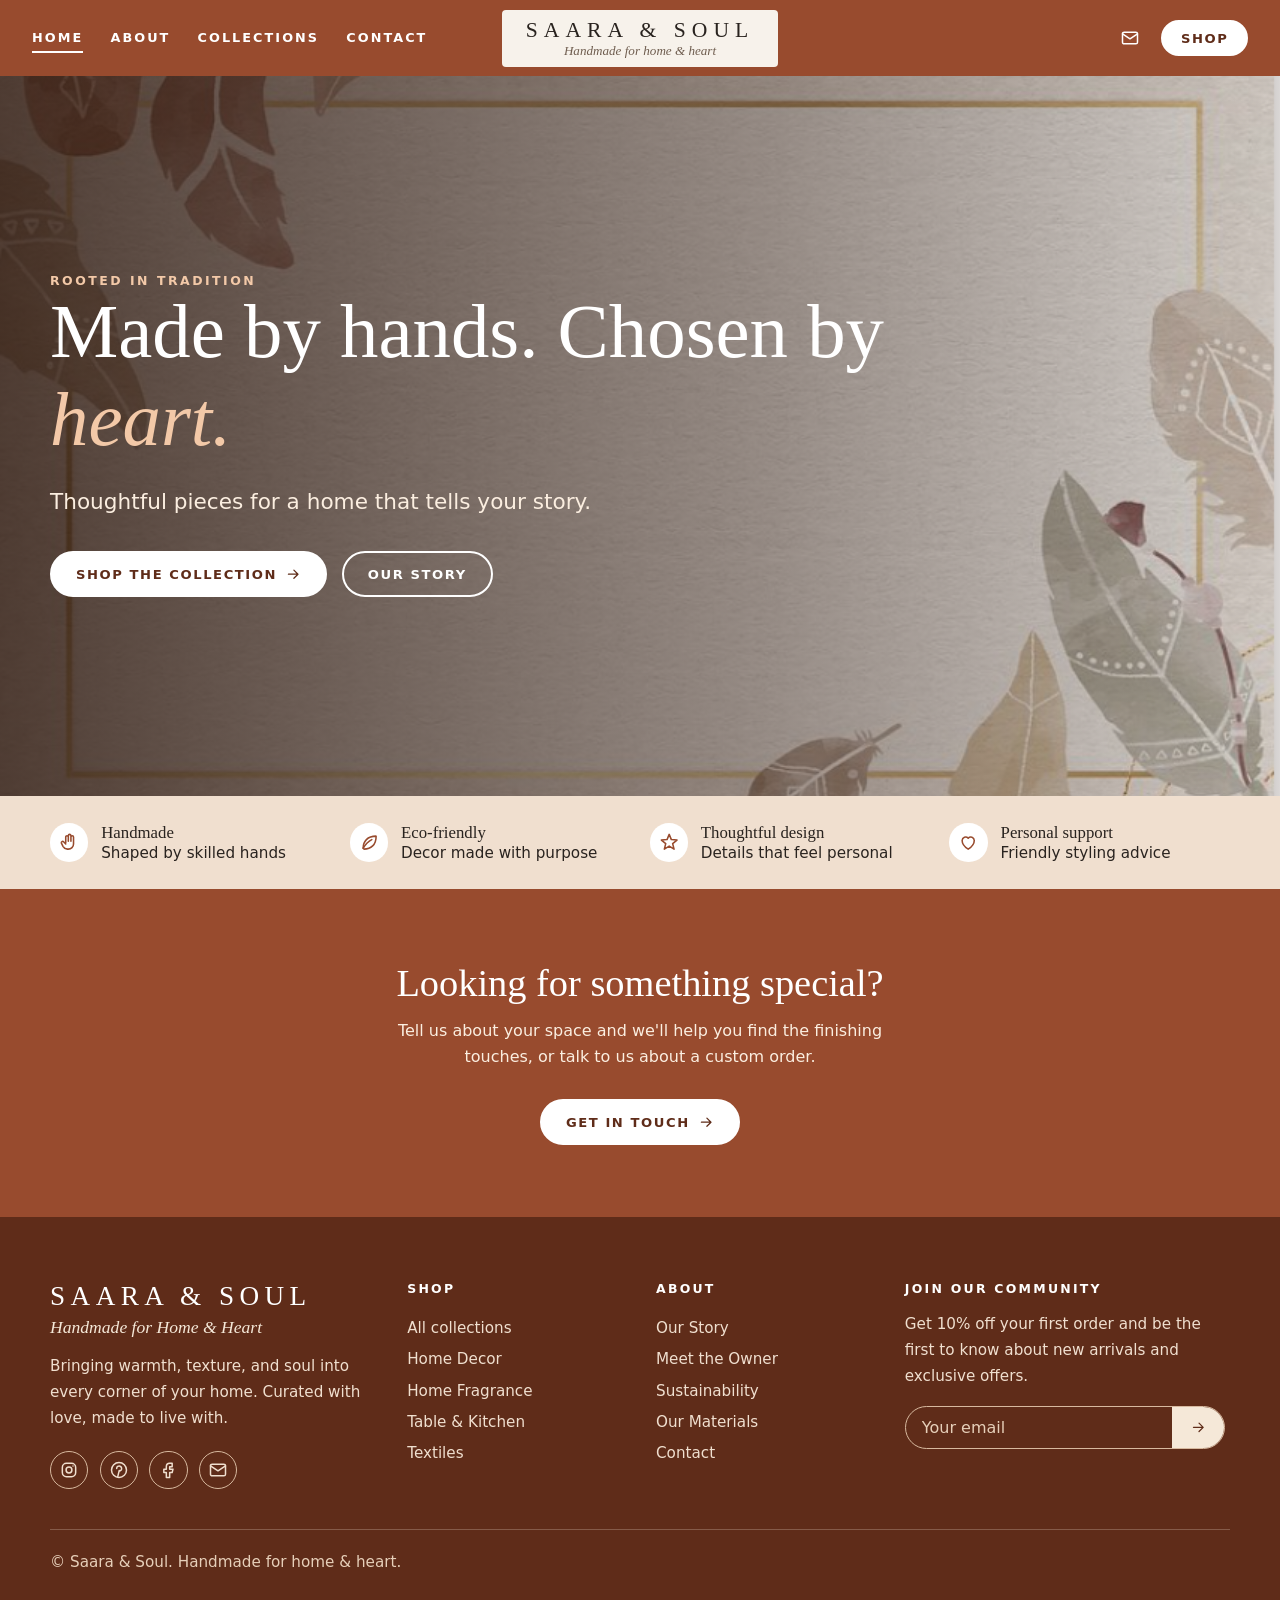
<file: index.html>
<!DOCTYPE html>
<html lang="en">
<head>
<meta charset="utf-8">
<meta name="viewport" content="width=device-width, initial-scale=1">
<title>Saara &amp; Soul | Handmade for Home &amp; Heart</title>
<meta name="description" content="Handmade, eco-friendly home decor, fragrance, table and kitchen pieces and textiles. Made by hands, chosen by heart.">
<meta name="theme-color" content="#984b2e">
<meta property="og:title" content="Saara &amp; Soul | Handmade for Home &amp; Heart">
<meta property="og:description" content="Handmade, eco-friendly home decor, fragrance, table and kitchen pieces and textiles. Made by hands, chosen by heart.">
<meta property="og:type" content="website">
<link rel="icon" href="data:image/svg+xml,%3Csvg xmlns='http://www.w3.org/2000/svg' viewBox='0 0 32 32'%3E%3Crect width='32' height='32' rx='6' fill='%23984b2e'/%3E%3Ctext x='16' y='23' font-size='20' text-anchor='middle' fill='%23f7f2eb' font-family='Georgia,serif'%3ES%3C/text%3E%3C/svg%3E">
<link rel="stylesheet" href="style.css">
</head>
<body>
<a class="skip" href="#main">Skip to content</a>
<input type="checkbox" id="nav-toggle" class="nav-toggle" aria-label="Open or close the menu">
<svg width="0" height="0" style="position:absolute" aria-hidden="true" focusable="false"><defs>
<symbol id="i-menu" viewBox="0 0 24 24"><path d="M4 7h16M4 12h16M4 17h16"/></symbol>
<symbol id="i-mail" viewBox="0 0 24 24"><rect x="3" y="5" width="18" height="14" rx="2"/><path d="m3 7 9 6 9-6"/></symbol>
<symbol id="i-pin" viewBox="0 0 24 24"><path d="M12 21s-7-6-7-11a7 7 0 0 1 14 0c0 5-7 11-7 11z"/><circle cx="12" cy="10" r="2.5"/></symbol>
<symbol id="i-clock" viewBox="0 0 24 24"><circle cx="12" cy="12" r="9"/><path d="M12 7v5l3 2"/></symbol>
<symbol id="i-phone" viewBox="0 0 24 24"><path d="M5 4h4l2 5-2.5 1.5a11 11 0 0 0 5 5L15 13l5 2v4a2 2 0 0 1-2 2A16 16 0 0 1 3 6a2 2 0 0 1 2-2z"/></symbol>
<symbol id="i-arrow" viewBox="0 0 24 24"><path d="M5 12h14M13 6l6 6-6 6"/></symbol>
<symbol id="i-heart" viewBox="0 0 24 24"><path d="M12 20s-7-4.5-7-10a4 4 0 0 1 7-2.5A4 4 0 0 1 19 10c0 5.5-7 10-7 10z"/></symbol>
<symbol id="i-leaf" viewBox="0 0 24 24"><path d="M5 19c0-8 5-14 15-14 0 10-6 15-14 15"/><path d="M5 19c3-5 6-8 10-10"/></symbol>
<symbol id="i-home" viewBox="0 0 24 24"><path d="M4 11l8-7 8 7v9H4z"/><path d="M10 20v-6h4v6"/></symbol>
<symbol id="i-star" viewBox="0 0 24 24"><path d="M12 3l2.5 6 6.5.5-5 4.2 1.6 6.3L12 16.5 6.4 20l1.6-6.3-5-4.2 6.5-.5z"/></symbol>
<symbol id="i-hand" viewBox="0 0 24 24"><path d="M8 13V6a1.5 1.5 0 0 1 3 0v5M11 11V4.5a1.5 1.5 0 0 1 3 0V11M14 11V6a1.5 1.5 0 0 1 3 0v8a6 6 0 0 1-6 6h-1a6 6 0 0 1-5-3l-2-4a1.5 1.5 0 0 1 2.5-1.5L8 14"/></symbol>
<symbol id="i-instagram" viewBox="0 0 24 24"><rect x="4" y="4" width="16" height="16" rx="5"/><circle cx="12" cy="12" r="3.5"/><path d="M16.8 7.2h.01"/></symbol>
<symbol id="i-pinterest" viewBox="0 0 24 24"><circle cx="12" cy="12" r="9"/><path d="M10.5 20l1.8-7.5M9.2 10.2a3 3 0 1 1 5.3 2c-.5.7-1.3 1-2 .8"/></symbol>
<symbol id="i-facebook" viewBox="0 0 24 24"><path d="M14 8h3V4h-3a4 4 0 0 0-4 4v3H7v4h3v6h4v-6h3l1-4h-4V8z"/></symbol>
</defs></svg>
<header class="site-header">
  <label class="menu-btn" for="nav-toggle"><svg class="ic" aria-hidden="true"><use href="#i-menu"/></svg><span class="sr">Menu</span></label>
  <nav class="nav" aria-label="Main">
      <a href="home.html" aria-current="page">Home</a>
      <a href="about.html">About</a>
      <a href="collection.html">Collections</a>
      <a href="contact.html">Contact</a>
  </nav>
  <a href="home.html" class="logo" aria-label="Saara &amp; Soul, home">
    <b>SAARA &amp; SOUL</b>
    <small>Handmade for home &amp; heart</small>
  </a>
  <div class="tools">
    <a class="enquire" href="contact.html" aria-label="Contact us"><svg class="ic" aria-hidden="true"><use href="#i-mail"/></svg></a>
    <a class="btn" href="collection.html">Shop</a>
  </div>
</header>

<main id="main">
  <section class="hero">
    <img src="assets/images/Capture 13.PNG" alt="" width="1600" height="900" fetchpriority="high" decoding="async">
    <div class="wrap">
      <p class="eyebrow">Rooted in tradition</p>
      <h1>Made by hands. Chosen by <em>heart.</em></h1>
      <p class="lead">Thoughtful pieces for a home that tells your story.</p>
      <div class="actions">
        <a class="btn light" href="collection.html">Shop the collection <svg class="ic" aria-hidden="true"><use href="#i-arrow"/></svg></a>
        <a class="btn ghost" href="about.html#story">Our story</a>
      </div>
    </div>
  </section>

  <section class="trust" aria-label="Why Saara &amp; Soul">
    <div class="wrap">
      <ul>
        <li><svg class="ic" aria-hidden="true"><use href="#i-hand"/></svg><span><strong>Handmade</strong>Shaped by skilled hands</span></li>
        <li><svg class="ic" aria-hidden="true"><use href="#i-leaf"/></svg><span><strong>Eco-friendly</strong>Decor made with purpose</span></li>
        <li><svg class="ic" aria-hidden="true"><use href="#i-star"/></svg><span><strong>Thoughtful design</strong>Details that feel personal</span></li>
        <li><svg class="ic" aria-hidden="true"><use href="#i-heart"/></svg><span><strong>Personal support</strong>Friendly styling advice</span></li>
      </ul>
    </div>
  </section>
  <section class="band">
    <div class="wrap reveal">
      <h2>Looking for something special?</h2>
      <p>Tell us about your space and we'll help you find the finishing touches, or talk to us about a custom order.</p>
      <div class="actions"><a class="btn light" href="contact.html">Get in touch <svg class="ic" aria-hidden="true"><use href="#i-arrow"/></svg></a></div>
    </div>
  </section>
</main>
<footer class="footer">
  <div class="wrap">
    <div class="footer-grid">
      <div>
        <h2>SAARA &amp; SOUL</h2>
        <p class="tagline">Handmade for Home &amp; Heart</p>
        <p>Bringing warmth, texture, and soul into every corner of your home. Curated with love, made to live with.</p>
        <div class="social">
          <a href="#" aria-label="Instagram"><svg class="ic" aria-hidden="true"><use href="#i-instagram"/></svg></a>
          <a href="#" aria-label="Pinterest"><svg class="ic" aria-hidden="true"><use href="#i-pinterest"/></svg></a>
          <a href="#" aria-label="Facebook"><svg class="ic" aria-hidden="true"><use href="#i-facebook"/></svg></a>
          <a href="contact.html" aria-label="Email us"><svg class="ic" aria-hidden="true"><use href="#i-mail"/></svg></a>
        </div>
      </div>
      <nav class="footer-links" aria-label="Shop">
        <h3>Shop</h3>
      <a href="collection.html">All collections</a>
      <a href="collection.html#decor">Home Decor</a>
      <a href="collection.html#fragrance">Home Fragrance</a>
      <a href="collection.html#table">Table &amp; Kitchen</a>
      <a href="collection.html#textiles">Textiles</a>
      </nav>
      <nav class="footer-links" aria-label="About">
        <h3>About</h3>
      <a href="about.html#story">Our Story</a>
      <a href="about.html#owner">Meet the Owner</a>
      <a href="about.html#sustainability">Sustainability</a>
      <a href="about.html#materials">Our Materials</a>
      <a href="contact.html">Contact</a>
      </nav>
      <div>
        <h3>Join our community</h3>
        <p>Get 10% off your first order and be the first to know about new arrivals and exclusive offers.</p>
        <!-- No JavaScript: this opens the visitor's email app. Swap the action for your newsletter provider's form URL when you have one. -->
        <form class="newsletter" action="mailto:hello@saaraandsoul.example?subject=Newsletter%20sign-up" method="post" enctype="text/plain">
          <label class="sr" for="nl-email">Your email address</label>
          <input id="nl-email" type="email" name="email" placeholder="Your email" autocomplete="email" required>
          <button type="submit" aria-label="Subscribe"><svg class="ic" aria-hidden="true"><use href="#i-arrow"/></svg></button>
        </form>
      </div>
    </div>
    <p class="legal">&copy; Saara &amp; Soul. Handmade for home &amp; heart.</p>
  </div>
</footer>
</body>
</html>
</file>
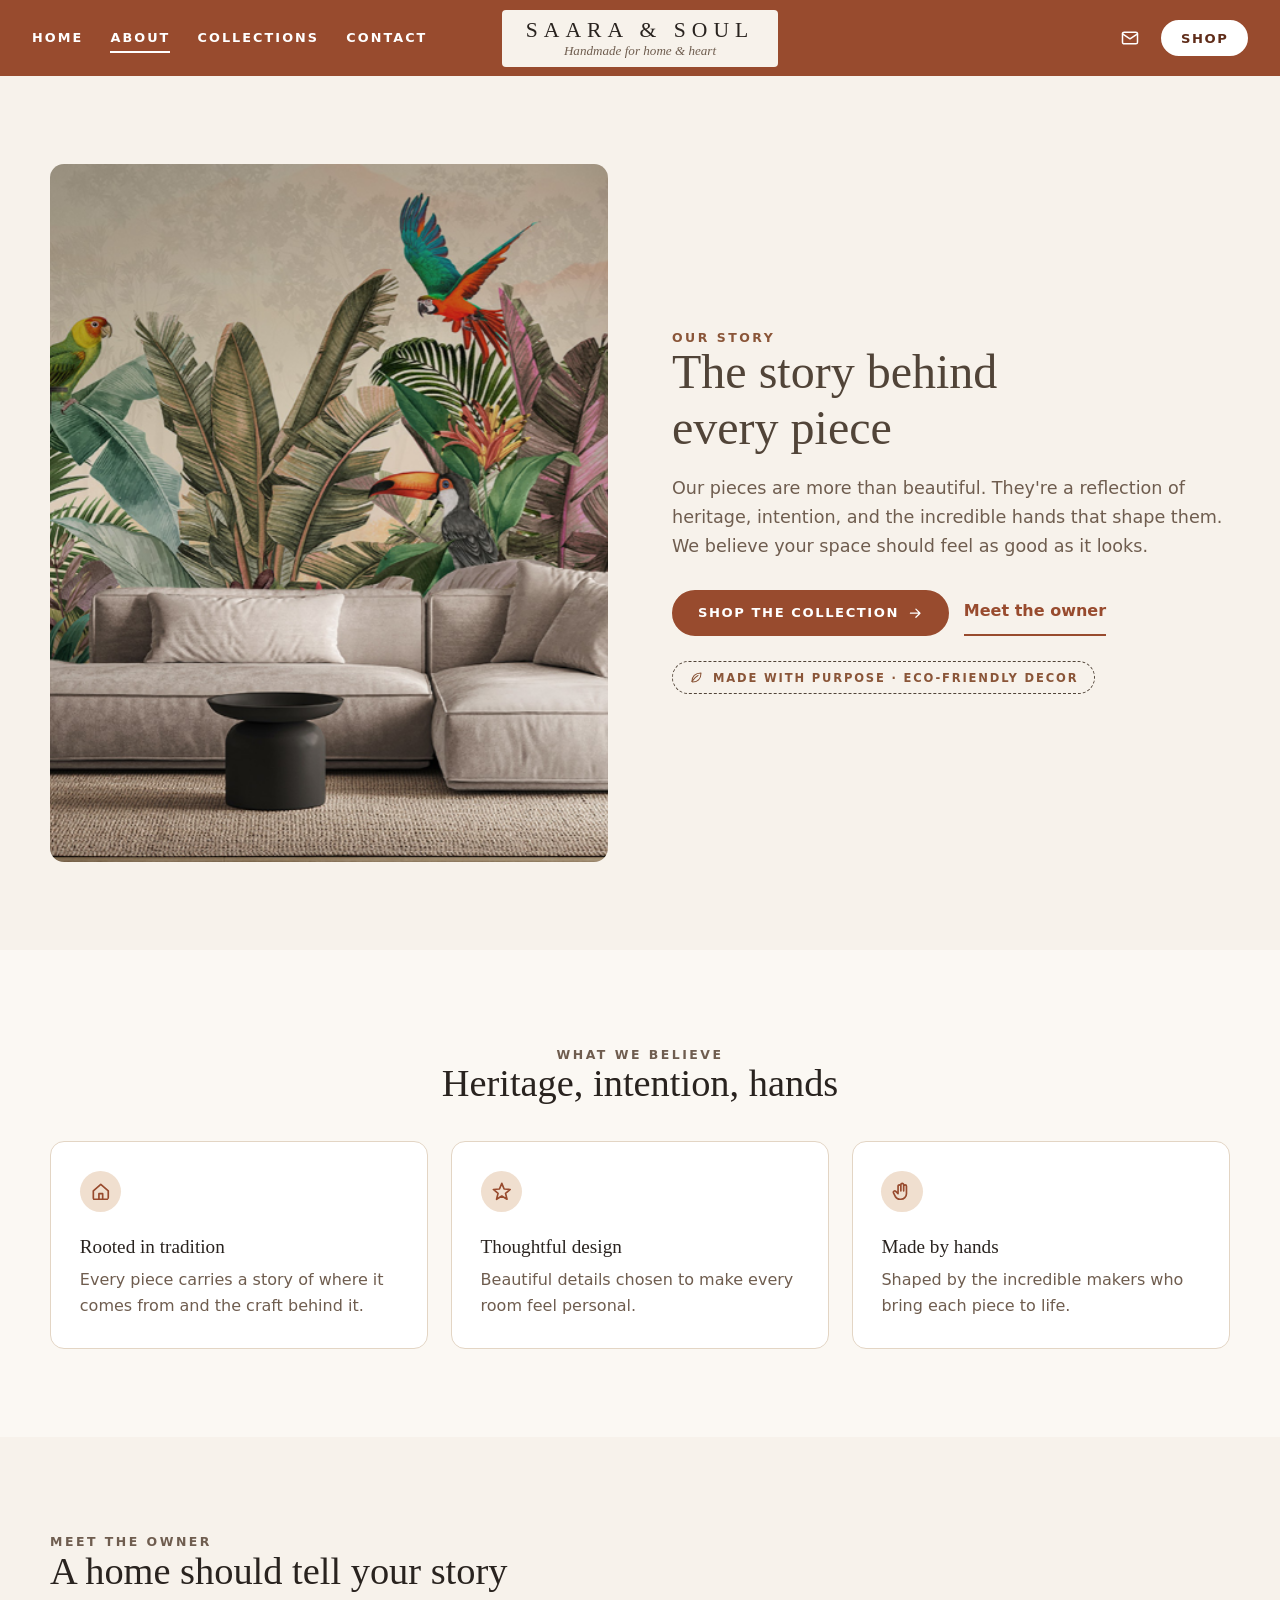
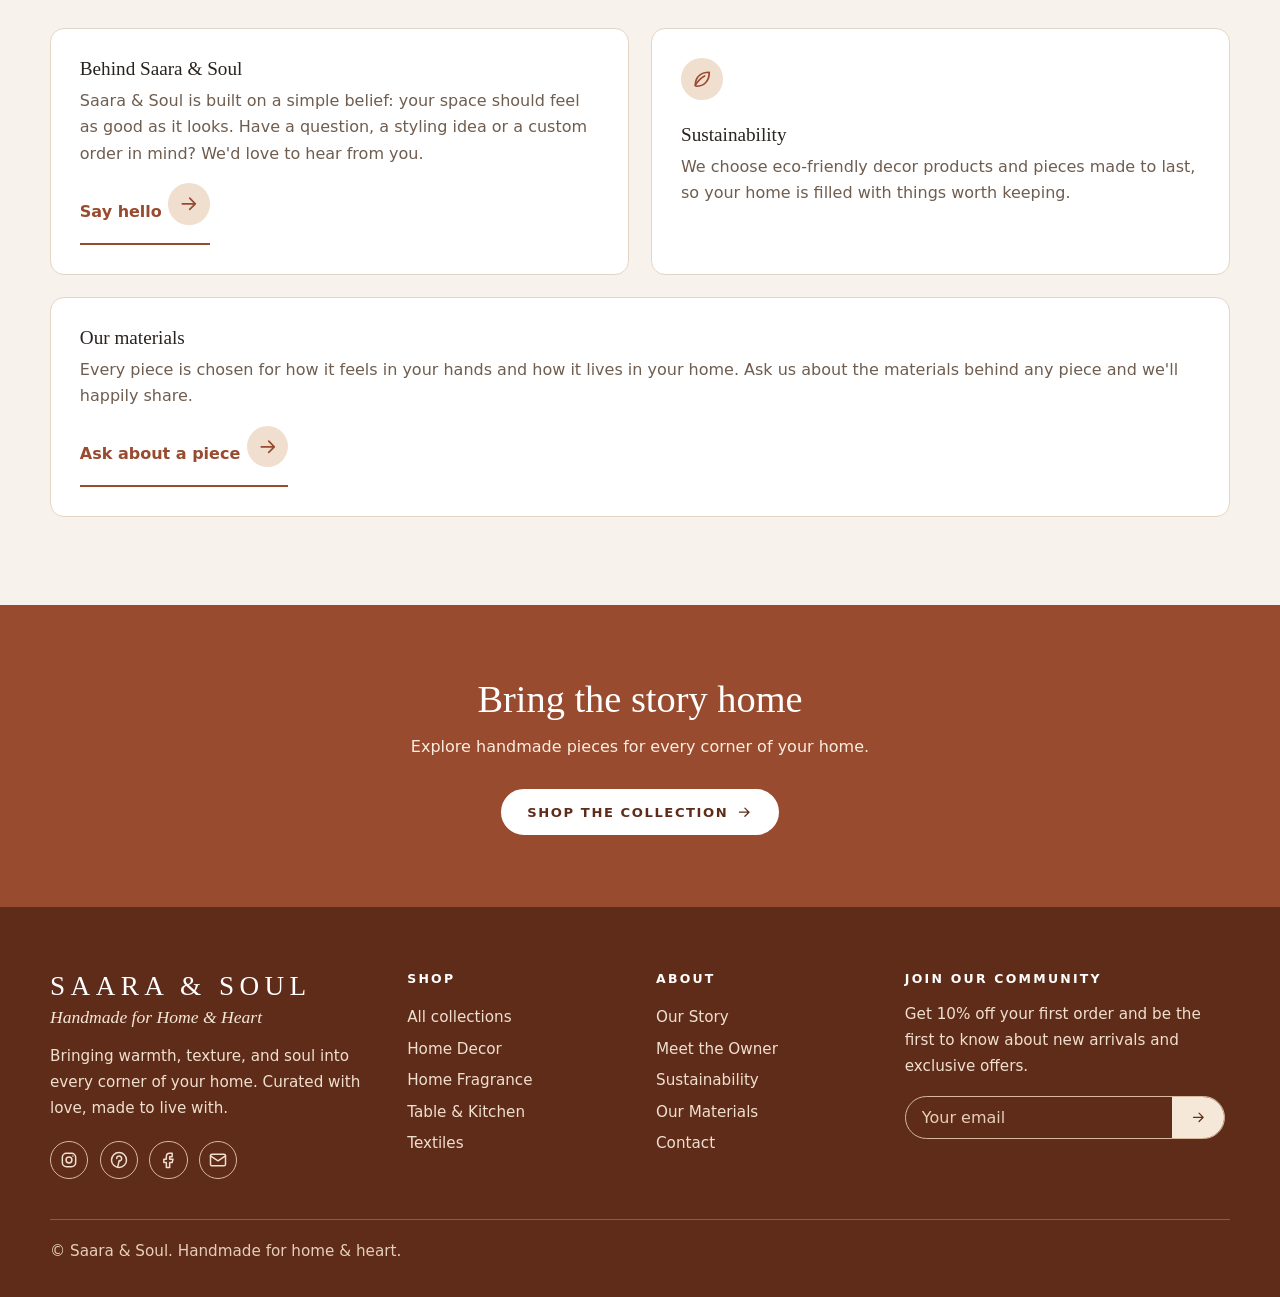
<file: about.html>
<!DOCTYPE html>
<html lang="en">
<head>
<meta charset="utf-8">
<meta name="viewport" content="width=device-width, initial-scale=1">
<title>Our Story | Saara &amp; Soul</title>
<meta name="description" content="The story behind Saara &amp; Soul: handmade, eco-friendly decor shaped by heritage, intention and skilled hands.">
<meta name="theme-color" content="#984b2e">
<meta property="og:title" content="Our Story | Saara &amp; Soul">
<meta property="og:description" content="The story behind Saara &amp; Soul: handmade, eco-friendly decor shaped by heritage, intention and skilled hands.">
<meta property="og:type" content="website">
<link rel="icon" href="data:image/svg+xml,%3Csvg xmlns='http://www.w3.org/2000/svg' viewBox='0 0 32 32'%3E%3Crect width='32' height='32' rx='6' fill='%23984b2e'/%3E%3Ctext x='16' y='23' font-size='20' text-anchor='middle' fill='%23f7f2eb' font-family='Georgia,serif'%3ES%3C/text%3E%3C/svg%3E">
<link rel="stylesheet" href="style.css">
</head>
<body>
<a class="skip" href="#main">Skip to content</a>
<input type="checkbox" id="nav-toggle" class="nav-toggle" aria-label="Open or close the menu">
<svg width="0" height="0" style="position:absolute" aria-hidden="true" focusable="false"><defs>
<symbol id="i-menu" viewBox="0 0 24 24"><path d="M4 7h16M4 12h16M4 17h16"/></symbol>
<symbol id="i-mail" viewBox="0 0 24 24"><rect x="3" y="5" width="18" height="14" rx="2"/><path d="m3 7 9 6 9-6"/></symbol>
<symbol id="i-pin" viewBox="0 0 24 24"><path d="M12 21s-7-6-7-11a7 7 0 0 1 14 0c0 5-7 11-7 11z"/><circle cx="12" cy="10" r="2.5"/></symbol>
<symbol id="i-clock" viewBox="0 0 24 24"><circle cx="12" cy="12" r="9"/><path d="M12 7v5l3 2"/></symbol>
<symbol id="i-phone" viewBox="0 0 24 24"><path d="M5 4h4l2 5-2.5 1.5a11 11 0 0 0 5 5L15 13l5 2v4a2 2 0 0 1-2 2A16 16 0 0 1 3 6a2 2 0 0 1 2-2z"/></symbol>
<symbol id="i-arrow" viewBox="0 0 24 24"><path d="M5 12h14M13 6l6 6-6 6"/></symbol>
<symbol id="i-heart" viewBox="0 0 24 24"><path d="M12 20s-7-4.5-7-10a4 4 0 0 1 7-2.5A4 4 0 0 1 19 10c0 5.5-7 10-7 10z"/></symbol>
<symbol id="i-leaf" viewBox="0 0 24 24"><path d="M5 19c0-8 5-14 15-14 0 10-6 15-14 15"/><path d="M5 19c3-5 6-8 10-10"/></symbol>
<symbol id="i-home" viewBox="0 0 24 24"><path d="M4 11l8-7 8 7v9H4z"/><path d="M10 20v-6h4v6"/></symbol>
<symbol id="i-star" viewBox="0 0 24 24"><path d="M12 3l2.5 6 6.5.5-5 4.2 1.6 6.3L12 16.5 6.4 20l1.6-6.3-5-4.2 6.5-.5z"/></symbol>
<symbol id="i-hand" viewBox="0 0 24 24"><path d="M8 13V6a1.5 1.5 0 0 1 3 0v5M11 11V4.5a1.5 1.5 0 0 1 3 0V11M14 11V6a1.5 1.5 0 0 1 3 0v8a6 6 0 0 1-6 6h-1a6 6 0 0 1-5-3l-2-4a1.5 1.5 0 0 1 2.5-1.5L8 14"/></symbol>
<symbol id="i-instagram" viewBox="0 0 24 24"><rect x="4" y="4" width="16" height="16" rx="5"/><circle cx="12" cy="12" r="3.5"/><path d="M16.8 7.2h.01"/></symbol>
<symbol id="i-pinterest" viewBox="0 0 24 24"><circle cx="12" cy="12" r="9"/><path d="M10.5 20l1.8-7.5M9.2 10.2a3 3 0 1 1 5.3 2c-.5.7-1.3 1-2 .8"/></symbol>
<symbol id="i-facebook" viewBox="0 0 24 24"><path d="M14 8h3V4h-3a4 4 0 0 0-4 4v3H7v4h3v6h4v-6h3l1-4h-4V8z"/></symbol>
</defs></svg>
<header class="site-header">
  <label class="menu-btn" for="nav-toggle"><svg class="ic" aria-hidden="true"><use href="#i-menu"/></svg><span class="sr">Menu</span></label>
  <nav class="nav" aria-label="Main">
      <a href="home.html">Home</a>
      <a href="about.html" aria-current="page">About</a>
      <a href="collection.html">Collections</a>
      <a href="contact.html">Contact</a>
  </nav>
  <a href="home.html" class="logo" aria-label="Saara &amp; Soul, home">
    <b>SAARA &amp; SOUL</b>
    <small>Handmade for home &amp; heart</small>
  </a>
  <div class="tools">
    <a class="enquire" href="contact.html" aria-label="Contact us"><svg class="ic" aria-hidden="true"><use href="#i-mail"/></svg></a>
    <a class="btn" href="collection.html">Shop</a>
  </div>
</header>

<main id="main">
  <section class="section" id="story">
    <div class="wrap split">
      <div class="ph"><img src="assets/images/Capture 11.PNG" alt="Handmade decor pieces by Saara &amp; Soul" width="800" height="1000" fetchpriority="high" decoding="async"></div>
      <div>
        <p class="eyebrow">Our story</p>
        <h1>The story behind<br>every piece</h1>
        <p class="lead">Our pieces are more than beautiful. They're a reflection of heritage, intention, and the incredible hands that shape them. We believe your space should feel as good as it looks.</p>
        <div class="actions">
          <a class="btn" href="collection.html">Shop the collection <svg class="ic" aria-hidden="true"><use href="#i-arrow"/></svg></a>
          <a class="link" href="#owner">Meet the owner</a>
        </div>
        <p class="stamp"><svg class="ic" aria-hidden="true"><use href="#i-leaf"/></svg> Made with purpose &middot; Eco-friendly decor</p>
      </div>
    </div>
  </section>

  <section class="section alt">
    <div class="wrap">
      <div class="head center reveal"><p class="eyebrow">What we believe</p><h2>Heritage, intention, hands</h2></div>
      <div class="values">
        <div class="card reveal"><svg class="ic" aria-hidden="true"><use href="#i-home"/></svg><h3>Rooted in tradition</h3><p>Every piece carries a story of where it comes from and the craft behind it.</p></div>
        <div class="card reveal"><svg class="ic" aria-hidden="true"><use href="#i-star"/></svg><h3>Thoughtful design</h3><p>Beautiful details chosen to make every room feel personal.</p></div>
        <div class="card reveal"><svg class="ic" aria-hidden="true"><use href="#i-hand"/></svg><h3>Made by hands</h3><p>Shaped by the incredible makers who bring each piece to life.</p></div>
      </div>
    </div>
  </section>

  <section class="section" id="owner">
    <div class="wrap">
      <div class="head reveal"><p class="eyebrow">Meet the owner</p><h2>A home should tell your story</h2></div>
      <div class="two">
        <div class="card reveal">
          <h3>Behind Saara &amp; Soul</h3>
          <p>Saara &amp; Soul is built on a simple belief: your space should feel as good as it looks. Have a question, a styling idea or a custom order in mind? We'd love to hear from you.</p>
          <a class="link" href="contact.html">Say hello <svg class="ic" aria-hidden="true"><use href="#i-arrow"/></svg></a>
        </div>
        <div class="card reveal" id="sustainability">
          <svg class="ic" aria-hidden="true"><use href="#i-leaf"/></svg><h3>Sustainability</h3>
          <p>We choose eco-friendly decor products and pieces made to last, so your home is filled with things worth keeping.</p>
        </div>
      </div>
      <div class="card reveal" id="materials" style="margin-top:1.4rem">
        <h3>Our materials</h3>
        <p>Every piece is chosen for how it feels in your hands and how it lives in your home. Ask us about the materials behind any piece and we'll happily share.</p>
        <a class="link" href="contact.html">Ask about a piece <svg class="ic" aria-hidden="true"><use href="#i-arrow"/></svg></a>
      </div>
    </div>
  </section>

  <section class="band">
    <div class="wrap reveal">
      <h2>Bring the story home</h2>
      <p>Explore handmade pieces for every corner of your home.</p>
      <div class="actions"><a class="btn light" href="collection.html">Shop the collection <svg class="ic" aria-hidden="true"><use href="#i-arrow"/></svg></a></div>
    </div>
  </section>
</main>
<footer class="footer">
  <div class="wrap">
    <div class="footer-grid">
      <div>
        <h2>SAARA &amp; SOUL</h2>
        <p class="tagline">Handmade for Home &amp; Heart</p>
        <p>Bringing warmth, texture, and soul into every corner of your home. Curated with love, made to live with.</p>
        <div class="social">
          <a href="#" aria-label="Instagram"><svg class="ic" aria-hidden="true"><use href="#i-instagram"/></svg></a>
          <a href="#" aria-label="Pinterest"><svg class="ic" aria-hidden="true"><use href="#i-pinterest"/></svg></a>
          <a href="#" aria-label="Facebook"><svg class="ic" aria-hidden="true"><use href="#i-facebook"/></svg></a>
          <a href="contact.html" aria-label="Email us"><svg class="ic" aria-hidden="true"><use href="#i-mail"/></svg></a>
        </div>
      </div>
      <nav class="footer-links" aria-label="Shop">
        <h3>Shop</h3>
      <a href="collection.html">All collections</a>
      <a href="collection.html#decor">Home Decor</a>
      <a href="collection.html#fragrance">Home Fragrance</a>
      <a href="collection.html#table">Table &amp; Kitchen</a>
      <a href="collection.html#textiles">Textiles</a>
      </nav>
      <nav class="footer-links" aria-label="About">
        <h3>About</h3>
      <a href="about.html#story">Our Story</a>
      <a href="about.html#owner">Meet the Owner</a>
      <a href="about.html#sustainability">Sustainability</a>
      <a href="about.html#materials">Our Materials</a>
      <a href="contact.html">Contact</a>
      </nav>
      <div>
        <h3>Join our community</h3>
        <p>Get 10% off your first order and be the first to know about new arrivals and exclusive offers.</p>
        <!-- No JavaScript: this opens the visitor's email app. Swap the action for your newsletter provider's form URL when you have one. -->
        <form class="newsletter" action="mailto:hello@saaraandsoul.example?subject=Newsletter%20sign-up" method="post" enctype="text/plain">
          <label class="sr" for="nl-email">Your email address</label>
          <input id="nl-email" type="email" name="email" placeholder="Your email" autocomplete="email" required>
          <button type="submit" aria-label="Subscribe"><svg class="ic" aria-hidden="true"><use href="#i-arrow"/></svg></button>
        </form>
      </div>
    </div>
    <p class="legal">&copy; Saara &amp; Soul. Handmade for home &amp; heart.</p>
  </div>
</footer>
</body>
</html>
</file>
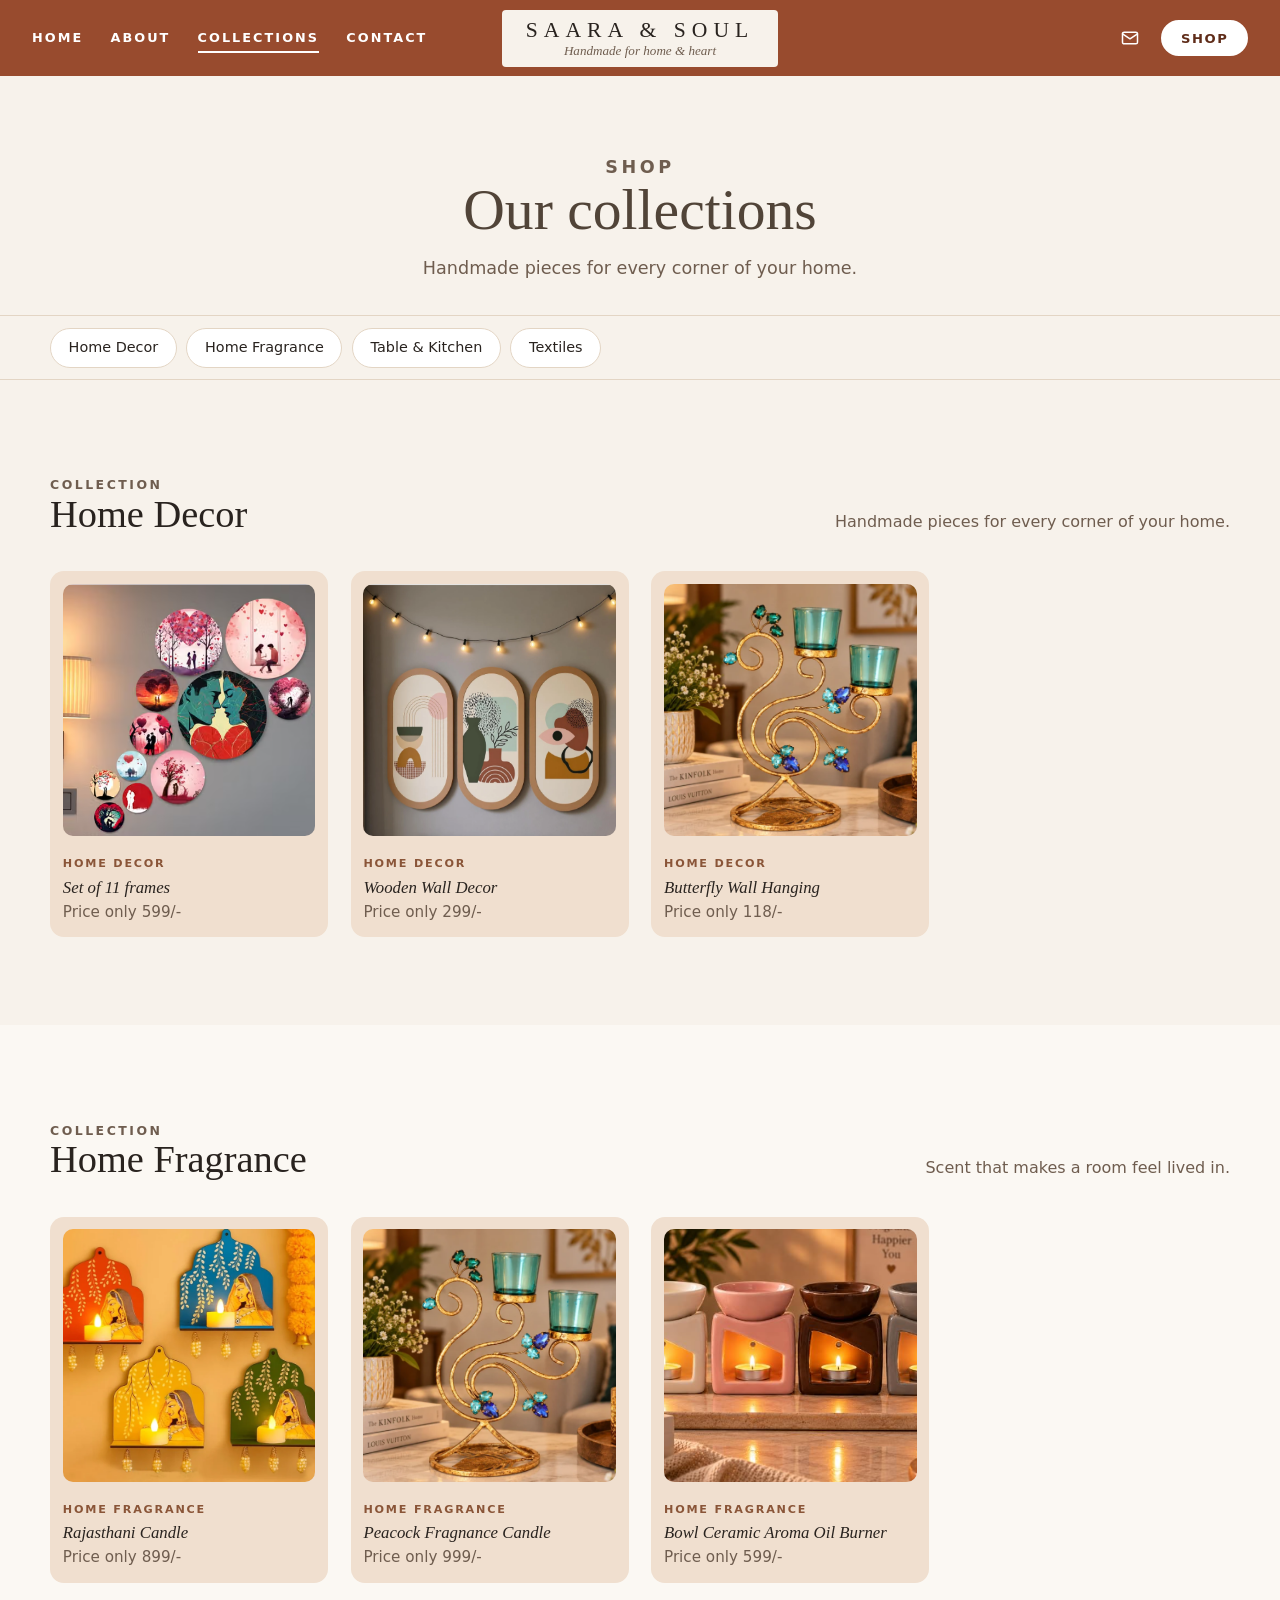
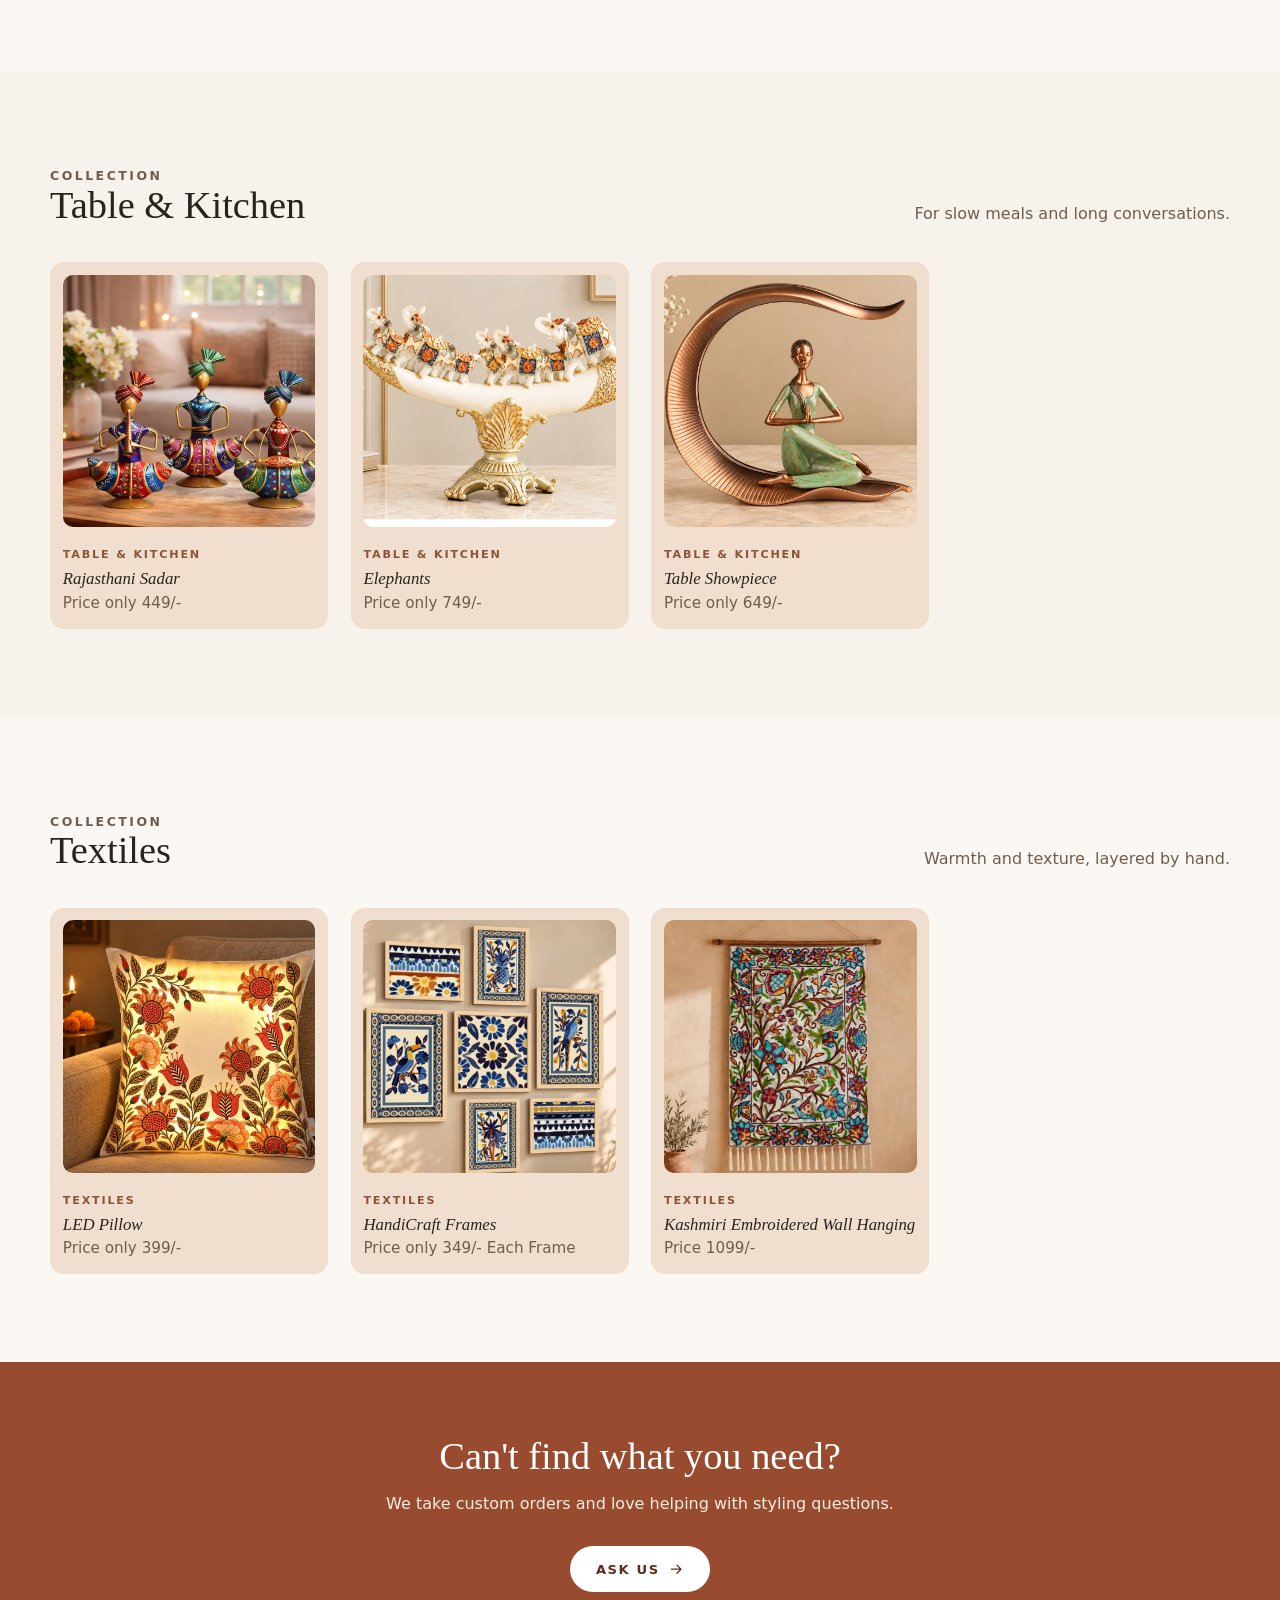
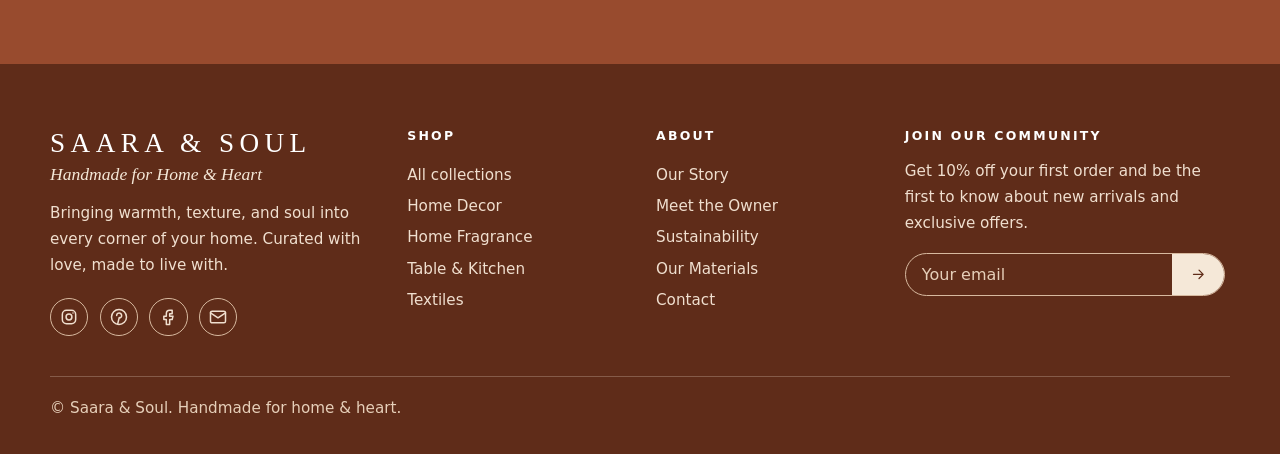
<file: collection.html>
<!DOCTYPE html>
<html lang="en">
<head>
<meta charset="utf-8">
<meta name="viewport" content="width=device-width, initial-scale=1">
<title>Collections | Saara &amp; Soul</title>
<meta name="description" content="Browse Saara &amp; Soul collections: home decor, home fragrance, table and kitchen, and textiles.">
<meta name="theme-color" content="#984b2e">
<meta property="og:title" content="Collections | Saara &amp; Soul">
<meta property="og:description" content="Browse Saara &amp; Soul collections: home decor, home fragrance, table and kitchen, and textiles.">
<meta property="og:type" content="website">
<link rel="icon" href="data:image/svg+xml,%3Csvg xmlns='http://www.w3.org/2000/svg' viewBox='0 0 32 32'%3E%3Crect width='32' height='32' rx='6' fill='%23984b2e'/%3E%3Ctext x='16' y='23' font-size='20' text-anchor='middle' fill='%23f7f2eb' font-family='Georgia,serif'%3ES%3C/text%3E%3C/svg%3E">
<link rel="stylesheet" href="style.css">
</head>
<body>
<a class="skip" href="#main">Skip to content</a>
<input type="checkbox" id="nav-toggle" class="nav-toggle" aria-label="Open or close the menu">
<svg width="0" height="0" style="position:absolute" aria-hidden="true" focusable="false"><defs>
<symbol id="i-menu" viewBox="0 0 24 24"><path d="M4 7h16M4 12h16M4 17h16"/></symbol>
<symbol id="i-mail" viewBox="0 0 24 24"><rect x="3" y="5" width="18" height="14" rx="2"/><path d="m3 7 9 6 9-6"/></symbol>
<symbol id="i-pin" viewBox="0 0 24 24"><path d="M12 21s-7-6-7-11a7 7 0 0 1 14 0c0 5-7 11-7 11z"/><circle cx="12" cy="10" r="2.5"/></symbol>
<symbol id="i-clock" viewBox="0 0 24 24"><circle cx="12" cy="12" r="9"/><path d="M12 7v5l3 2"/></symbol>
<symbol id="i-phone" viewBox="0 0 24 24"><path d="M5 4h4l2 5-2.5 1.5a11 11 0 0 0 5 5L15 13l5 2v4a2 2 0 0 1-2 2A16 16 0 0 1 3 6a2 2 0 0 1 2-2z"/></symbol>
<symbol id="i-arrow" viewBox="0 0 24 24"><path d="M5 12h14M13 6l6 6-6 6"/></symbol>
<symbol id="i-heart" viewBox="0 0 24 24"><path d="M12 20s-7-4.5-7-10a4 4 0 0 1 7-2.5A4 4 0 0 1 19 10c0 5.5-7 10-7 10z"/></symbol>
<symbol id="i-leaf" viewBox="0 0 24 24"><path d="M5 19c0-8 5-14 15-14 0 10-6 15-14 15"/><path d="M5 19c3-5 6-8 10-10"/></symbol>
<symbol id="i-home" viewBox="0 0 24 24"><path d="M4 11l8-7 8 7v9H4z"/><path d="M10 20v-6h4v6"/></symbol>
<symbol id="i-star" viewBox="0 0 24 24"><path d="M12 3l2.5 6 6.5.5-5 4.2 1.6 6.3L12 16.5 6.4 20l1.6-6.3-5-4.2 6.5-.5z"/></symbol>
<symbol id="i-hand" viewBox="0 0 24 24"><path d="M8 13V6a1.5 1.5 0 0 1 3 0v5M11 11V4.5a1.5 1.5 0 0 1 3 0V11M14 11V6a1.5 1.5 0 0 1 3 0v8a6 6 0 0 1-6 6h-1a6 6 0 0 1-5-3l-2-4a1.5 1.5 0 0 1 2.5-1.5L8 14"/></symbol>
<symbol id="i-instagram" viewBox="0 0 24 24"><rect x="4" y="4" width="16" height="16" rx="5"/><circle cx="12" cy="12" r="3.5"/><path d="M16.8 7.2h.01"/></symbol>
<symbol id="i-pinterest" viewBox="0 0 24 24"><circle cx="12" cy="12" r="9"/><path d="M10.5 20l1.8-7.5M9.2 10.2a3 3 0 1 1 5.3 2c-.5.7-1.3 1-2 .8"/></symbol>
<symbol id="i-facebook" viewBox="0 0 24 24"><path d="M14 8h3V4h-3a4 4 0 0 0-4 4v3H7v4h3v6h4v-6h3l1-4h-4V8z"/></symbol>
</defs></svg>
<header class="site-header">
  <label class="menu-btn" for="nav-toggle"><svg class="ic" aria-hidden="true"><use href="#i-menu"/></svg><span class="sr">Menu</span></label>
  <nav class="nav" aria-label="Main">
      <a href="home.html">Home</a>
      <a href="about.html">About</a>
      <a href="collection.html" aria-current="page">Collections</a>
      <a href="contact.html">Contact</a>
  </nav>
  <a href="home.html" class="logo" aria-label="Saara &amp; Soul, home">
    <b>SAARA &amp; SOUL</b>
    <small>Handmade for home &amp; heart</small>
  </a>
  <div class="tools">
    <a class="enquire" href="contact.html" aria-label="Contact us"><svg class="ic" aria-hidden="true"><use href="#i-mail"/></svg></a>
    <a class="btn" href="collection.html">Shop</a>
  </div>
</header>

<main id="main">
  <section class="page-title">
    <div class="wrap">
      <p class="eyebrow">Shop</p>
      <h1>Our collections</h1>
      <p>Handmade pieces for every corner of your home.</p>
    </div>
  </section>
  <nav class="chips" aria-label="Jump to a category">
    <ul>
      <li><a href="#decor">Home Decor</a></li>
      <li><a href="#fragrance">Home Fragrance</a></li>
      <li><a href="#table">Table &amp; Kitchen</a></li>
      <li><a href="#textiles">Textiles</a></li>
    </ul>
  </nav>
  <section class="section cat-section" id="decor">
    <div class="wrap">
      <div class="head reveal">
        <div><p class="eyebrow">Collection</p><h2>Home Decor</h2></div>
        <p>Handmade pieces for every corner of your home.</p>
      </div>
      <div class="grid">
        <article class="product reveal">
          <div class="ph"><img src="assets/images/Capture 2.PNG" alt="" width="600" height="600" loading="lazy" decoding="async"></div>
          <small>Home Decor</small>
          <h3>Set of 11 frames</h3>
          <p>Price only 599/-</p>
        </article>
        <article class="product reveal">
          <div class="ph"><img src="assets/images/Capture 16.PNG" alt="" width="600" height="600" loading="lazy" decoding="async"></div>
          <small>Home Decor</small>
          <h3>Wooden Wall Decor</h3>
          <p>Price only 299/-</p>
        </article>
        <article class="product reveal">
          <div class="ph"><img src="assets/images/Capture 17.PNG" alt="" width="600" height="600" loading="lazy" decoding="async"></div>
          <small>Home Decor</small>
          <h3>Butterfly Wall Hanging</h3>
          <p>Price only 118/-</p>
        </article>
      </div>
    </div>
  </section>
  <section class="section alt cat-section" id="fragrance">
    <div class="wrap">
      <div class="head reveal">
        <div><p class="eyebrow">Collection</p><h2>Home Fragrance</h2></div>
        <p>Scent that makes a room feel lived in.</p>
      </div>
      <div class="grid">
        <article class="product reveal">
          <div class="ph"><img src="assets/images/Capture 6.PNG" alt="" width="600" height="600" loading="lazy" decoding="async"></div>
          <small>Home Fragrance</small>
          <h3>Rajasthani Candle</h3>
          <p>Price only 899/-</p>
        </article>
        <article class="product reveal">
          <div class="ph"><img src="assets/images/Capture 17.PNG" alt="" width="600" height="600" loading="lazy" decoding="async"></div>
          <small>Home Fragrance</small>
          <h3>Peacock Fragnance Candle</h3>
          <p>Price only 999/-</p>
        </article>
        <article class="product reveal">
          <div class="ph"><img src="assets/images/Capture 18.PNG" alt="" width="600" height="600" loading="lazy" decoding="async"></div>
          <small>Home Fragrance</small>
          <h3>Bowl Ceramic Aroma Oil Burner</h3>
          <p>Price only 599/-</p>
        </article>
      </div>
    </div>
  </section>
  <section class="section cat-section" id="table">
    <div class="wrap">
      <div class="head reveal">
        <div><p class="eyebrow">Collection</p><h2>Table &amp; Kitchen</h2></div>
        <p>For slow meals and long conversations.</p>
      </div>
      <div class="grid">
        <article class="product reveal">
          <div class="ph"><img src="assets/images/Capture 9.PNG" alt="" width="600" height="600" loading="lazy" decoding="async"></div>
          <small>Table &amp; Kitchen</small>
          <h3>Rajasthani Sadar</h3>
          <p>Price only 449/-</p>
        </article>
        <article class="product reveal">
          <div class="ph"><img src="assets/images/Capture 10.PNG" alt="" width="600" height="600" loading="lazy" decoding="async"></div>
          <small>Table &amp; Kitchen</small>
          <h3>Elephants</h3>
          <p>Price only 749/-</p>
        </article>
        <article class="product reveal">
          <div class="ph"><img src="assets/images/Capture 19.PNG" alt="" width="600" height="600" loading="lazy" decoding="async"></div>
          <small>Table &amp; Kitchen</small>
          <h3>Table Showpiece</h3>
          <p>Price only 649/-</p>
        </article>
      </div>
    </div>
  </section>
  <section class="section alt cat-section" id="textiles">
    <div class="wrap">
      <div class="head reveal">
        <div><p class="eyebrow">Collection</p><h2>Textiles</h2></div>
        <p>Warmth and texture, layered by hand.</p>
      </div>
      <div class="grid">
        <article class="product reveal">
          <div class="ph"><img src="assets/images/Capture 8.PNG" alt="" width="600" height="600" loading="lazy" decoding="async"></div>
          <small>Textiles</small>
          <h3>LED Pillow</h3>
          <p>Price only 399/-</p>
        </article>
        <article class="product reveal">
          <div class="ph"><img src="assets/images/Capture 20.PNG" alt="" width="600" height="600" loading="lazy" decoding="async"></div>
          <small>Textiles</small>
          <h3>HandiCraft Frames </h3>
          <p>Price only 349/- Each Frame</p>
        </article>
        <article class="product reveal">
          <div class="ph"><img src="assets/images/Capture 22.PNG" alt="" width="600" height="600" loading="lazy" decoding="async"></div>
          <small>Textiles</small>
          <h3>Kashmiri Embroidered Wall Hanging</h3>
          <p>Price 1099/-</p>
        </article>
      </div>
    </div>
  </section>
  <section class="band">
    <div class="wrap reveal">
      <h2>Can't find what you need?</h2>
      <p>We take custom orders and love helping with styling questions.</p>
      <div class="actions"><a class="btn light" href="contact.html">Ask us <svg class="ic" aria-hidden="true"><use href="#i-arrow"/></svg></a></div>
    </div>
  </section>
</main>
<footer class="footer">
  <div class="wrap">
    <div class="footer-grid">
      <div>
        <h2>SAARA &amp; SOUL</h2>
        <p class="tagline">Handmade for Home &amp; Heart</p>
        <p>Bringing warmth, texture, and soul into every corner of your home. Curated with love, made to live with.</p>
        <div class="social">
          <a href="#" aria-label="Instagram"><svg class="ic" aria-hidden="true"><use href="#i-instagram"/></svg></a>
          <a href="#" aria-label="Pinterest"><svg class="ic" aria-hidden="true"><use href="#i-pinterest"/></svg></a>
          <a href="#" aria-label="Facebook"><svg class="ic" aria-hidden="true"><use href="#i-facebook"/></svg></a>
          <a href="contact.html" aria-label="Email us"><svg class="ic" aria-hidden="true"><use href="#i-mail"/></svg></a>
        </div>
      </div>
      <nav class="footer-links" aria-label="Shop">
        <h3>Shop</h3>
      <a href="collection.html">All collections</a>
      <a href="collection.html#decor">Home Decor</a>
      <a href="collection.html#fragrance">Home Fragrance</a>
      <a href="collection.html#table">Table &amp; Kitchen</a>
      <a href="collection.html#textiles">Textiles</a>
      </nav>
      <nav class="footer-links" aria-label="About">
        <h3>About</h3>
      <a href="about.html#story">Our Story</a>
      <a href="about.html#owner">Meet the Owner</a>
      <a href="about.html#sustainability">Sustainability</a>
      <a href="about.html#materials">Our Materials</a>
      <a href="contact.html">Contact</a>
      </nav>
      <div>
        <h3>Join our community</h3>
        <p>Get 10% off your first order and be the first to know about new arrivals and exclusive offers.</p>
        <!-- No JavaScript: this opens the visitor's email app. Swap the action for your newsletter provider's form URL when you have one. -->
        <form class="newsletter" action="mailto:hello@saaraandsoul.example?subject=Newsletter%20sign-up" method="post" enctype="text/plain">
          <label class="sr" for="nl-email">Your email address</label>
          <input id="nl-email" type="email" name="email" placeholder="Your email" autocomplete="email" required>
          <button type="submit" aria-label="Subscribe"><svg class="ic" aria-hidden="true"><use href="#i-arrow"/></svg></button>
        </form>
      </div>
    </div>
    <p class="legal">&copy; Saara &amp; Soul. Handmade for home &amp; heart.</p>
  </div>
</footer>
</body>
</html>
</file>
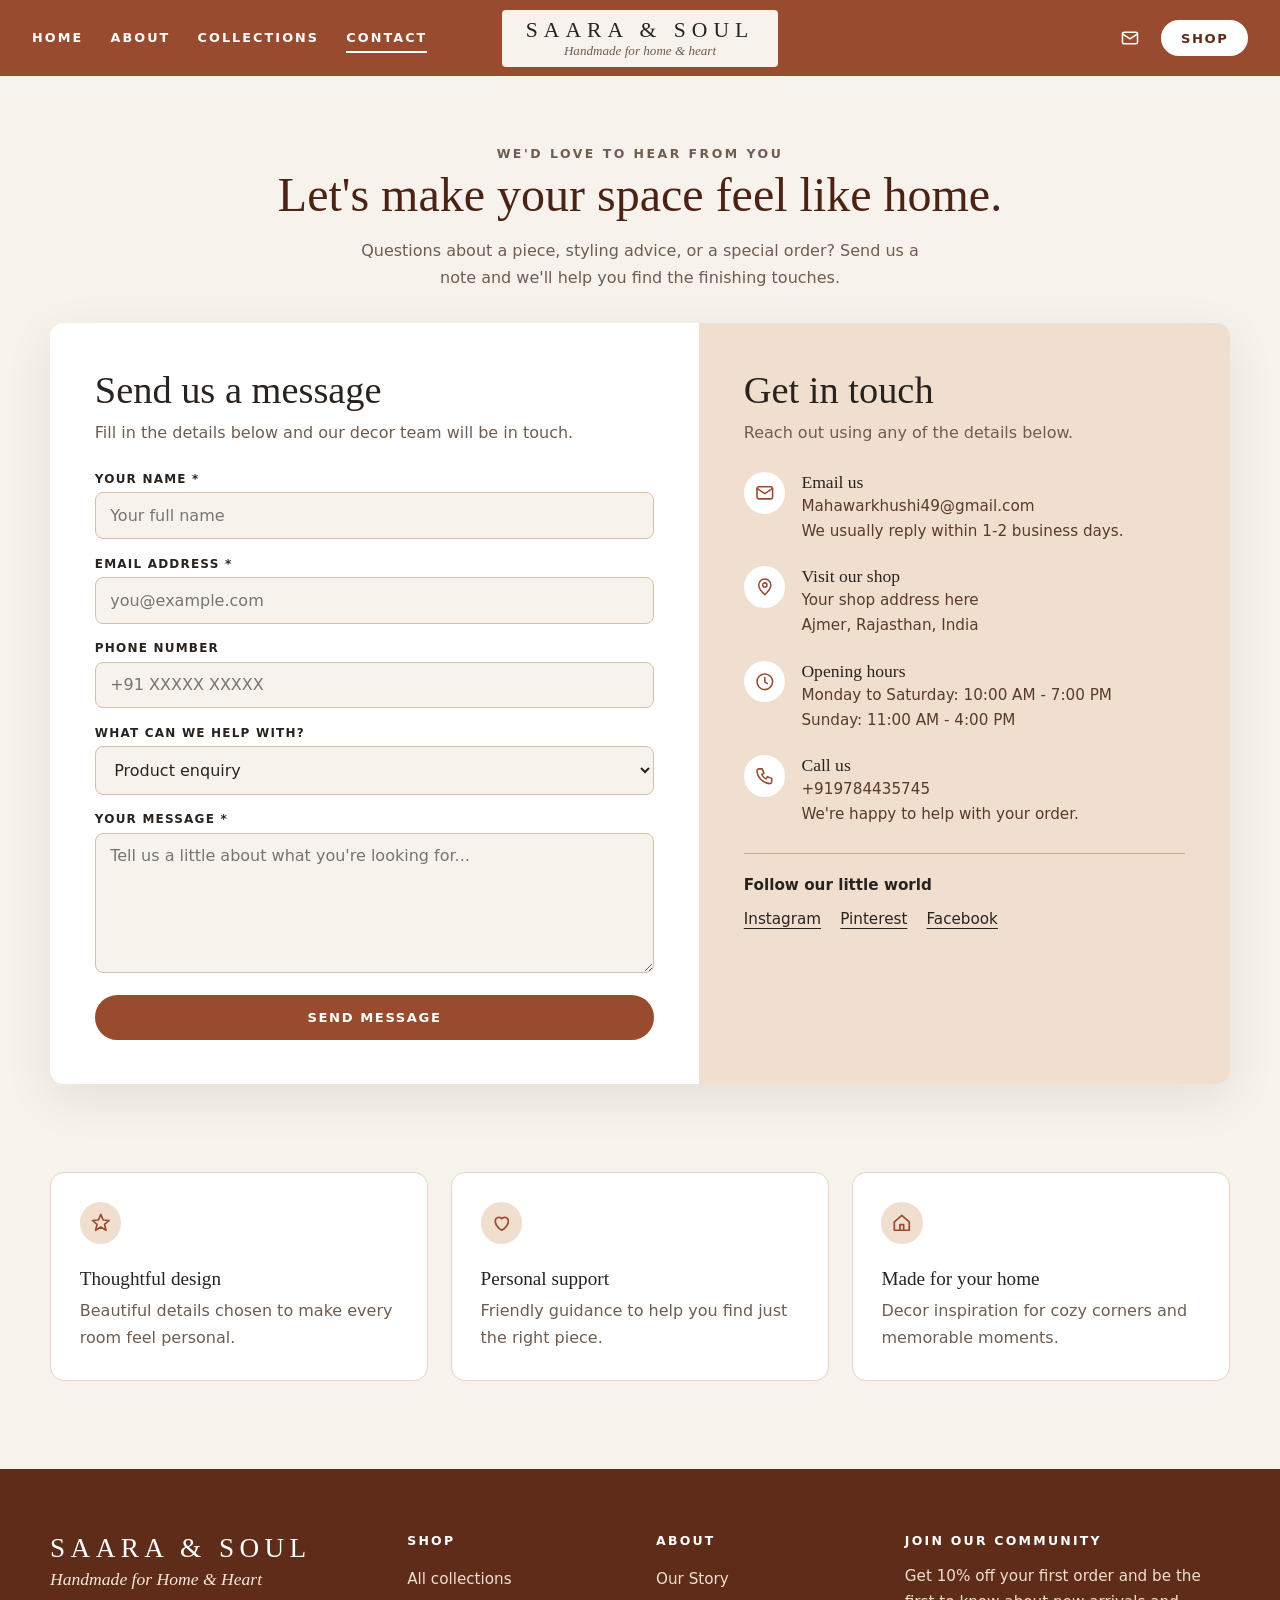
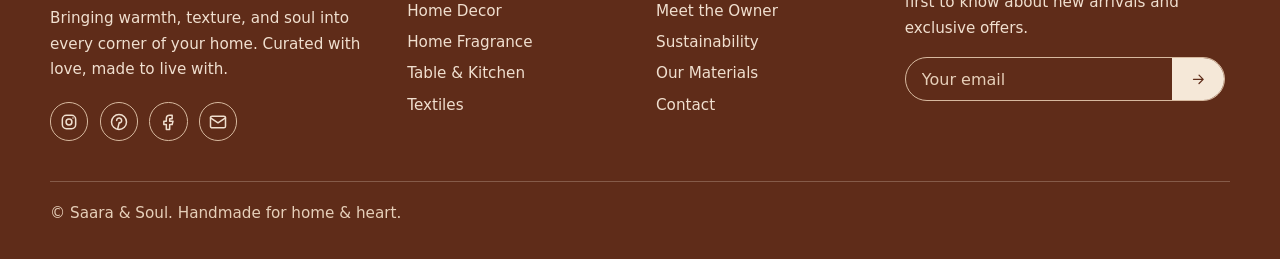
<file: contact.html>
<!DOCTYPE html>
<html lang="en">
<head>
<meta charset="utf-8">
<meta name="viewport" content="width=device-width, initial-scale=1">
<title>Contact | Saara &amp; Soul</title>
<meta name="description" content="Contact Saara &amp; Soul for product questions, home styling advice or custom orders.">
<meta name="theme-color" content="#984b2e">
<meta property="og:title" content="Contact | Saara &amp; Soul">
<meta property="og:description" content="Contact Saara &amp; Soul for product questions, home styling advice or custom orders.">
<meta property="og:type" content="website">
<link rel="icon" href="data:image/svg+xml,%3Csvg xmlns='http://www.w3.org/2000/svg' viewBox='0 0 32 32'%3E%3Crect width='32' height='32' rx='6' fill='%23984b2e'/%3E%3Ctext x='16' y='23' font-size='20' text-anchor='middle' fill='%23f7f2eb' font-family='Georgia,serif'%3ES%3C/text%3E%3C/svg%3E">
<link rel="stylesheet" href="style.css">
</head>
<body>
<a class="skip" href="#main">Skip to content</a>
<input type="checkbox" id="nav-toggle" class="nav-toggle" aria-label="Open or close the menu">
<svg width="0" height="0" style="position:absolute" aria-hidden="true" focusable="false"><defs>
<symbol id="i-menu" viewBox="0 0 24 24"><path d="M4 7h16M4 12h16M4 17h16"/></symbol>
<symbol id="i-mail" viewBox="0 0 24 24"><rect x="3" y="5" width="18" height="14" rx="2"/><path d="m3 7 9 6 9-6"/></symbol>
<symbol id="i-pin" viewBox="0 0 24 24"><path d="M12 21s-7-6-7-11a7 7 0 0 1 14 0c0 5-7 11-7 11z"/><circle cx="12" cy="10" r="2.5"/></symbol>
<symbol id="i-clock" viewBox="0 0 24 24"><circle cx="12" cy="12" r="9"/><path d="M12 7v5l3 2"/></symbol>
<symbol id="i-phone" viewBox="0 0 24 24"><path d="M5 4h4l2 5-2.5 1.5a11 11 0 0 0 5 5L15 13l5 2v4a2 2 0 0 1-2 2A16 16 0 0 1 3 6a2 2 0 0 1 2-2z"/></symbol>
<symbol id="i-arrow" viewBox="0 0 24 24"><path d="M5 12h14M13 6l6 6-6 6"/></symbol>
<symbol id="i-heart" viewBox="0 0 24 24"><path d="M12 20s-7-4.5-7-10a4 4 0 0 1 7-2.5A4 4 0 0 1 19 10c0 5.5-7 10-7 10z"/></symbol>
<symbol id="i-leaf" viewBox="0 0 24 24"><path d="M5 19c0-8 5-14 15-14 0 10-6 15-14 15"/><path d="M5 19c3-5 6-8 10-10"/></symbol>
<symbol id="i-home" viewBox="0 0 24 24"><path d="M4 11l8-7 8 7v9H4z"/><path d="M10 20v-6h4v6"/></symbol>
<symbol id="i-star" viewBox="0 0 24 24"><path d="M12 3l2.5 6 6.5.5-5 4.2 1.6 6.3L12 16.5 6.4 20l1.6-6.3-5-4.2 6.5-.5z"/></symbol>
<symbol id="i-hand" viewBox="0 0 24 24"><path d="M8 13V6a1.5 1.5 0 0 1 3 0v5M11 11V4.5a1.5 1.5 0 0 1 3 0V11M14 11V6a1.5 1.5 0 0 1 3 0v8a6 6 0 0 1-6 6h-1a6 6 0 0 1-5-3l-2-4a1.5 1.5 0 0 1 2.5-1.5L8 14"/></symbol>
<symbol id="i-instagram" viewBox="0 0 24 24"><rect x="4" y="4" width="16" height="16" rx="5"/><circle cx="12" cy="12" r="3.5"/><path d="M16.8 7.2h.01"/></symbol>
<symbol id="i-pinterest" viewBox="0 0 24 24"><circle cx="12" cy="12" r="9"/><path d="M10.5 20l1.8-7.5M9.2 10.2a3 3 0 1 1 5.3 2c-.5.7-1.3 1-2 .8"/></symbol>
<symbol id="i-facebook" viewBox="0 0 24 24"><path d="M14 8h3V4h-3a4 4 0 0 0-4 4v3H7v4h3v6h4v-6h3l1-4h-4V8z"/></symbol>
</defs></svg>
<header class="site-header">
  <label class="menu-btn" for="nav-toggle"><svg class="ic" aria-hidden="true"><use href="#i-menu"/></svg><span class="sr">Menu</span></label>
  <nav class="nav" aria-label="Main">
      <a href="home.html">Home</a>
      <a href="about.html">About</a>
      <a href="collection.html">Collections</a>
      <a href="contact.html" aria-current="page">Contact</a>
  </nav>
  <a href="home.html" class="logo" aria-label="Saara &amp; Soul, home">
    <b>SAARA &amp; SOUL</b>
    <small>Handmade for home &amp; heart</small>
  </a>
  <div class="tools">
    <a class="enquire" href="contact.html" aria-label="Contact us"><svg class="ic" aria-hidden="true"><use href="#i-mail"/></svg></a>
    <a class="btn" href="collection.html">Shop</a>
  </div>
</header>

<main id="main">
  <section class="contact-intro">
    <div class="wrap">
      <p class="eyebrow">We'd love to hear from you</p>
      <h1>Let's make your space feel like home.</h1>
      <p>Questions about a piece, styling advice, or a special order? Send us a note and we'll help you find the finishing touches.</p>
    </div>
  </section>

  <div class="wrap">
    <div class="contact-wrap">
      <section class="contact-form" aria-labelledby="form-h">
        <h2 id="form-h">Send us a message</h2>
        <p class="hint">Fill in the details below and our decor team will be in touch.</p>
        <!-- No JavaScript: submitting opens the visitor's email app addressed to you. For a hosted form, replace the action with your form provider's URL (and remove enctype). -->
        <form action="mailto:hello@saaraandsoul.example?subject=Website%20enquiry" method="post" enctype="text/plain">
          <div class="form-grid">
            <div class="form-group"><label for="name">Your name *</label><input type="text" id="name" name="name" placeholder="Your full name" autocomplete="name" required></div>
            <div class="form-group"><label for="email">Email address *</label><input type="email" id="email" name="email" placeholder="you@example.com" autocomplete="email" required></div>
            <div class="form-group"><label for="phone">Phone number</label><input type="tel" id="phone" name="phone" placeholder="+91 XXXXX XXXXX" autocomplete="tel" inputmode="tel"></div>
            <div class="form-group"><label for="topic">What can we help with?</label>
              <select id="topic" name="topic"><option>Product enquiry</option><option>Home styling</option><option>Custom order</option><option>Shipping &amp; returns</option><option>Other</option></select></div>
            <div class="form-group"><label for="message">Your message *</label><textarea id="message" name="message" placeholder="Tell us a little about what you're looking for..." required></textarea></div>
          </div>
          <button type="submit" class="btn submit">Send message</button>
        </form>
      </section>
      <aside class="contact-info" aria-labelledby="info-h">
        <h2 id="info-h">Get in touch</h2>
        <p class="hint">Reach out using any of the details below.</p>
        <div class="info-item"><svg class="ic" aria-hidden="true"><use href="#i-mail"/></svg><div><h3>Email us</h3><p><a href="mailto:Mahawarkhushi49@gmail.com">Mahawarkhushi49@gmail.com</a></p><p>We usually reply within 1-2 business days.</p></div></div>
        <div class="info-item"><svg class="ic" aria-hidden="true"><use href="#i-pin"/></svg><div><h3>Visit our shop</h3><p>Your shop address here</p><p>Ajmer, Rajasthan, India</p></div></div>
        <div class="info-item"><svg class="ic" aria-hidden="true"><use href="#i-clock"/></svg><div><h3>Opening hours</h3><p>Monday to Saturday: 10:00 AM - 7:00 PM</p><p>Sunday: 11:00 AM - 4:00 PM</p></div></div>
        <div class="info-item"><svg class="ic" aria-hidden="true"><use href="#i-phone"/></svg><div><h3>Call us</h3><a href="tel"><p>+919784435745</p></a><p>We're happy to help with your order.</p></div></div>
        <div class="follow"><p>Follow our little world</p><a href="#">Instagram</a><a href="#">Pinterest</a><a href="#">Facebook</a></div>
      </aside>
    </div>
  </div>

  <section class="section">
    <div class="wrap">
      <div class="values">
        <div class="card reveal"><svg class="ic" aria-hidden="true"><use href="#i-star"/></svg><h3>Thoughtful design</h3><p>Beautiful details chosen to make every room feel personal.</p></div>
        <div class="card reveal"><svg class="ic" aria-hidden="true"><use href="#i-heart"/></svg><h3>Personal support</h3><p>Friendly guidance to help you find just the right piece.</p></div>
        <div class="card reveal"><svg class="ic" aria-hidden="true"><use href="#i-home"/></svg><h3>Made for your home</h3><p>Decor inspiration for cozy corners and memorable moments.</p></div>
      </div>
    </div>
  </section>
</main>
<footer class="footer">
  <div class="wrap">
    <div class="footer-grid">
      <div>
        <h2>SAARA &amp; SOUL</h2>
        <p class="tagline">Handmade for Home &amp; Heart</p>
        <p>Bringing warmth, texture, and soul into every corner of your home. Curated with love, made to live with.</p>
        <div class="social">
          <a href="#" aria-label="Instagram"><svg class="ic" aria-hidden="true"><use href="#i-instagram"/></svg></a>
          <a href="#" aria-label="Pinterest"><svg class="ic" aria-hidden="true"><use href="#i-pinterest"/></svg></a>
          <a href="#" aria-label="Facebook"><svg class="ic" aria-hidden="true"><use href="#i-facebook"/></svg></a>
          <a href="contact.html" aria-label="Email us"><svg class="ic" aria-hidden="true"><use href="#i-mail"/></svg></a>
        </div>
      </div>
      <nav class="footer-links" aria-label="Shop">
        <h3>Shop</h3>
      <a href="collection.html">All collections</a>
      <a href="collection.html#decor">Home Decor</a>
      <a href="collection.html#fragrance">Home Fragrance</a>
      <a href="collection.html#table">Table &amp; Kitchen</a>
      <a href="collection.html#textiles">Textiles</a>
      </nav>
      <nav class="footer-links" aria-label="About">
        <h3>About</h3>
      <a href="about.html#story">Our Story</a>
      <a href="about.html#owner">Meet the Owner</a>
      <a href="about.html#sustainability">Sustainability</a>
      <a href="about.html#materials">Our Materials</a>
      <a href="contact.html">Contact</a>
      </nav>
      <div>
        <h3>Join our community</h3>
        <p>Get 10% off your first order and be the first to know about new arrivals and exclusive offers.</p>
        <!-- No JavaScript: this opens the visitor's email app. Swap the action for your newsletter provider's form URL when you have one. -->
        <form class="newsletter" action="mailto:hello@saaraandsoul.example?subject=Newsletter%20sign-up" method="post" enctype="text/plain">
          <label class="sr" for="nl-email">Your email address</label>
          <input id="nl-email" type="email" name="email" placeholder="Your email" autocomplete="email" required>
          <button type="submit" aria-label="Subscribe"><svg class="ic" aria-hidden="true"><use href="#i-arrow"/></svg></button>
        </form>
      </div>
    </div>
    <p class="legal">&copy; Saara &amp; Soul. Handmade for home &amp; heart.</p>
  </div>
</footer>
</body>
</html>
</file>
<file: style.css>
/* Saara & Soul — plain CSS, no JavaScript, no web fonts, no external requests */

:root{
  --clay: #984b2e; 
  --clay-dark: #5f2c19; 
  --cream: #f7f2eb; 
  --sand: #f0dfcf;
  --ink: #29231f; 
  --brown: #514438; 
  --muted: #6f5d4f; 
  --accent: #8a5538; 
  --line: #e3d5c4;
  --serif: Georgia,"Times New Roman",serif;
  --sans: system-ui,-apple-system,"Segoe UI",Roboto,Arial,sans-serif;
  --hh: 76px; 
  --radius: 14px; 
  --wrap: 1180px;
}
*,*::before,*::after{
    box-sizing: border-box;
}
html{
    scroll-behavior: smooth;
    -webkit-text-size-adjust: 100%;
}
body{
    margin: 0;
    font: 1rem/1.65 var(--sans);
    background: var(--cream);
    color: var(--ink);
}
h1,h2,h3{
    font-family: var(--serif);
    font-weight: 400;line-height:1.15;
    margin: 0;
}
h2{
    font-size: clamp(1.7rem,3.6vw,2.4rem);
}
h3{
    font-size: 1.2rem;
}
p{
    margin: 0;
}
img{
    display: block;max-width:100%;
    height: auto;
}
a{
    color: inherit;
    text-decoration: none;
}
:focus-visible{
    outline: 3px solid #c9772f;
    outline-offset: 3px;
}
.site-header :focus-visible,.footer :focus-visible{
    outline-color: #fff;
}

.wrap{
    width: min(100% - 2.5rem,var(--wrap));
    margin-inline: auto;
}
.section{
    padding: clamp(3rem,7vw,5.5rem) 0;
}
.section.alt{
    background: #fbf8f3;
}
.head{
    max-width: 42rem;
    margin-bottom: 2.2rem;
}
.head.center{
    margin-inline: auto;
    text-align: center;
}
.head p{
    color: var(--muted);
    margin-top: 0.7rem;
}
.eyebrow{
    font: 600 .78rem/1 var(--sans);
    letter-spacing: 0.2em;
    text-transform: uppercase;
    color: var(--accent);
    margin: bottom 0.9rem;
}
.sr{ 
    position: absolute; 
    width: 1px;
    height: 1px;
    overflow: hidden;
    clip: rect(0 0 0 0);
    white-space: nowrap;
}
.skip{ 
    position: absolute; 
    left: 1rem;
    top: -4rem;
    background: #fff;
    color: var(--ink);
    padding: 0.6rem 1rem;
    border-radius: 6px;
    z-index: 100;
}
.skip:focus{
    top: 1rem;
}
.ic{
    width: 1.25em;
    height: 1.25em;
    flex: none;
    fill: none;
    stroke: currentColor;
    stroke-width: 1.8;
    stroke-linecap: round;
    stroke-linejoin :round;
}
.btn{
    display: inline-flex;
    align-items :center;
    gap: 0.5rem;
    background: var(--clay);
    color: #fff;
    padding: 0.8rem 1.5rem;
    border-radius: 999px;
    font: 600 0.82rem var(--sans);
    letter-spacing: 0.12em;
    text-transform: uppercase;
    border: 2px solid var(--clay);
    cursor: pointer;
    transition: background 0.2s, color 0.2s,border-color 0.2s
}
.btn:hover{
    background: var(--clay-dark);
    border-color: var(--clay-dark);
}
.btn.ghost{ 
    background: transparent;
    color: inherit;
    border-color: currentColor;
}
.btn.ghost:hover{
    background: #fff;
    color: var(--clay-dark);
    border-color: #fff;
}
.btn.light{ 
    background: #fff;
    color: var(--clay-dark);
    border-color: #fff;
}
.btn.light:hover{
    background: var(--sand);
    border-color: var(--sand);
}
.link{
    display: inline-flex;
    gap: 0.4rem;
    align-items: center;
    font-weight: 600;
    color: var(--clay);
    border-bottom: 2px solid currentColor;
    padding-bottom: 2px;
}
.link:hover{
    color: var(--clay-dark);
}

/* header + CSS-only mobile menu */
.nav-toggle{
    position: absolute;
    opacity: 0;
    width: 1px;
    height: 1px;
}
.site-header{
    position: sticky;
    top: 0;
    z-index: 50;
    background: var(--clay);
    color: #fff;
    display: grid;
    grid-template-columns: 1fr auto 1fr;
    align-items: center;
    gap: 1rem;
    padding: 0.6rem clamp(1rem,3vw,2rem);
    min-height: var(--hh);
}
.nav{ 
    grid-column: 1;
    display: flex;
    gap: 1.7rem;
}
.nav a{
    font: 600 0.8rem var(--sans);
    letter-spacing: 0.16em;
    text-transform: uppercase;
    padding: 0.4rem 0;
    border-bottom: 2px solid transparent;
}
.nav a:hover,.nav a[aria-current=page]{border-color: #fff;}
.logo{
    grid-column: 2;
    background: var(--cream);
    color: var(--ink);
    padding: 0.5rem 1.5rem;
    text-align: center;
    border-radius :4px;
}
.logo b{
    display: block;
    font: 400 1.35rem var(--serif);
    letter-spacing: 0.28em;
    white-space: nowrap;
}
.logo small{
    display: block;
    font: italic 0.82rem var(--serif);
    color: var(--muted);
}
.tools{
    grid-column: 3;
    display: flex;
    justify-content: flex-end;
    align-items: center;
    gap: 1rem;
}
.tools .enquire{
    display: inline-flex;
    padding: 0.35rem;
    border-radius: 50%;
}
.tools .enquire:hover{
    background: rgba(255,255,255,.18);
}
.tools .btn{
    background: #fff;
    color: var(--clay-dark);
    border-color: #fff;
    padding: 0.55rem 1.1rem;
}
.tools .btn:hover{
    background: var(--sand);
    border-color: var(--sand);
}
.menu-btn{
    display: none;
    cursor: pointer;
    padding: 0.4rem;
    border-radius: 6px;
}
.nav-toggle:focus-visible ~ .site-header .menu-btn{
    outline: 3px solid #fff;
    outline-offset: 2px;
}

/* hero */
.hero{
    position: relative;
    isolation: isolate;
    display: grid;
    align-items: center;
    min-height: min(82vh,720px);
    padding: 4rem 0;
    color: #fff;
    background: var(--clay-dark);
}
.hero>img{
    position: absolute;
    inset: 0;
    width: 100%;
    height: 100%;
    object-fit: cover;
    z-index: -2;
}
.hero::after{
    content: "";
    position: absolute;
    inset: 0;
    z-index: -1;
    background: linear-gradient(90deg,rgba(40,18,8,.8),rgba(40,18,8,.45) 60%,rgba(40,18,8,.15));
}
.hero .eyebrow{
    color: #f3c9a8;
}
.hero h1{
    font-size: clamp(2.5rem,7vw,4.8rem);
    max-width: 12em;
}
.hero h1 em{
    color: #f3c9a8;
}
.hero p.lead{
    font-size: clamp(1.05rem,2.2vw,1.35rem);
    max-width: 30em;
    margin: 1.2rem 0 2rem;
    color: #fbeee0;
}
.actions{
    display: flex;
    flex-wrap: wrap;
    gap: 0.9rem;
}

/* trust strip */
.trust{
    background: var(--sand);
    padding: 1.6rem 0;
}
.trust ul{
    list-style: none;
    margin: 0;
    padding: 0;
    display: grid;
    grid-template-columns: repeat(4,1fr);
    gap: 1.2rem;
}
.trust li{
    display: flex;
    gap: 0.8rem;
    align-items: center;
    font-size: 0.95rem;
    line-height: 1.3;
}
.trust .ic{
    width: 2.4rem;
    height: 2.4rem;
    padding: 0.55rem;
    border-radius: 50%;
    background: #fff;
    color: var(--clay);
}
.trust strong{
    display: block;
    font-family: var(--serif);
    font-weight: 400;
    font-size: 1.05rem;
}

/* category tiles */
.tiles{
    display: grid;
    grid-template-columns: repeat(auto-fit,minmax(210px,1fr));
    gap: 1.2rem;
}
.tile{
    position: relative;
    display: block;
    aspect-ratio: 4/5;
    border-radius: var(--radius);
    overflow: hidden;
    background: var(--sand);
}
.tile img{
    width: 100%;
    height: 100%;
    object-fit: cover;
    transition: transform 0.6s;
}
.tile:hover img{
    transform: scale(1.06);
}
.tile span{
    position :absolute;
    inset: auto 0 0;
    padding: 2.5rem 1.2rem 1.1rem;
    color: #fff;
    font: 400 1.3rem var(--serif);
    background: linear-gradient(transparent,rgba(30,12,4,.75));
}
.tile span small{
    display: block;
    font: 600 0.72rem var(--sans);
    letter-spacing: 0.16em;
    text-transform: uppercase;
    opacity: 0.9;
    margin-top: 0.2rem;
}

/* story split */
.split{
    display: grid;
    grid-template-columns: 1fr 1fr;
    gap: clamp(1.5rem,5vw,4rem);
    align-items: center;
}
.split .ph{
    aspect-ratio: 4/5;
    border-radius: var(--radius);
    overflow: hidden;
    background: var(--sand);
}
.split .ph img{
    width: 100%;
    height: 100%;
    object-fit: cover;
}
.split h1,.split h2{
    font-size: clamp(2rem,4.5vw,3rem);
    color: var(--brown);
}
.split p.lead{
    margin: 1.2rem 0 1.8rem;
    color: var(--muted);
    font-size: 1.1rem;
}
.stamp{
    display: inline-flex;
    align-items: center;
    gap: 0.6rem;
    margin-top: 1.6rem;
    padding: 0.5rem 1rem;
    border: 1px dashed var(--brown);
    border-radius: 999px;
    color: var(--accent);
    font: 600 0.72rem var(--sans);
    letter-spacing: 0.16em;
    text-transform: uppercase;
}

/* products */
.grid{
    display: grid;
    grid-template-columns: repeat(auto-fill,minmax(220px,1fr));
    gap: 1.4rem;
}
.product{
    background: var(--sand);
    border-radius: var(--radius);
    padding: 0.8rem;
    transition: transform 0.25s, box-shadow 0.25s
}
.product:hover{ 
    transform: translateY(-4px);
    box-shadow: 0 14px 30px rgba(60,30,10,.12);
}
.product .ph{
    aspect-ratio: 1;
    border-radius: 10px;
    overflow: hidden;
    margin-bottom: 0.8rem;
    background: #e8d3bf;
}
.product .ph img{
    width:100%;
    height:100%;
    object-fit:cover
}
.product small{
    font:600 .7rem var(--sans);
    letter-spacing:.16em;
    text-transform:uppercase;
    color:var(--accent)
}
.product h3{
    font-style:italic;
    font-size:1.05rem;
    margin:.15rem 0
}
.product p{
    color:var(--muted);
    font-size:.95rem
}

/* collection page */
.page-title{
    text-align:center;
    padding:clamp(2.5rem,6vw,4.5rem) 0 2rem
}
.page-title h1{
    font-size:clamp(2.2rem,6vw,3.6rem);
    color:var(--brown)
}
.page-title p{
    color:var(--muted);
    margin-top:.7rem;
    font-size:1.1rem
}
.chips{
    position:sticky;
    top:var(--hh);
    z-index:20;
    background:rgba(247,242,235,.94);
    backdrop-filter:blur(6px);
    border-block:1px solid var(--line);
}
.chips ul{
    list-style:none;
    margin:0 auto;
    padding:.7rem 0;
    display:flex;
    gap:.6rem;
    overflow-x:auto;
    width:min(100% - 2.5rem,var(--wrap));
    scrollbar-width:none
}
.chips ul::-webkit-scrollbar{
    display:none
}
.chips a{
    display:block;
    white-space:nowrap;
    padding:.45rem 1.1rem;
    border:1px solid var(--line);
    border-radius:999px;
    font-size:.9rem;
    background:#fff
}
.chips a:hover{
    background:var(--clay);
    border-color:var(--clay);
    color:#fff
}
.cat-section[id],#story,#owner,#sustainability,#materials{
    scroll-margin-top:calc(var(--hh) + 3.5rem)
}
.cat-section .head{
    display:flex;
    justify-content:space-between;
    align-items:end;
    gap:1rem;
    max-width:none
}

/* about */
.values{
    display:grid;
    grid-template-columns:repeat(auto-fit,minmax(230px,1fr));
    gap:1.4rem
}
.card{
    background:#fff;
    border:1px solid var(--line);
    border-radius:var(--radius);
    padding:1.8rem
}
.card .ic{
    width:2.6rem;
    height:2.6rem;
    padding:.6rem;
    border-radius:50%;
    background:var(--sand);
    color:var(--clay);
    margin-bottom:1rem
}
.card h3{
    margin-bottom:.5rem
}
.card p{
    color:var(--muted)
}
.card .link{
    margin-top:1rem
}
.two{
    display:grid;
    grid-template-columns:1fr 1fr;
    gap:1.4rem;
}

/* CTA band */
.band{
    background:var(--clay);
    color:#fff;
    text-align:center;
    padding:clamp(2.5rem,6vw,4.5rem) 0
}
.band p{
    max-width:34em;
    margin:.8rem auto 1.8rem;
    color:#fbeee0
}
.band .actions{
    justify-content:center
}

/* contact */
.contact-intro{
    text-align:center;
    padding:clamp(2.5rem,6vw,4.5rem) 0 2rem
}
.contact-intro h1{
    font-size:clamp(2rem,5vw,3rem);
    color:#4b2315;
    margin:.4rem 0 1rem
}
.contact-intro p{
    max-width:36em;
    margin-inline:auto;
    color:var(--muted)
}
.contact-wrap{
    display:grid;
    grid-template-columns:1.1fr .9fr;
    border-radius:var(--radius);
    overflow:hidden;
    box-shadow:0 15px 50px rgba(0,0,0,.08)
}
.contact-form{
    padding:clamp(1.5rem,4vw,2.8rem);
    background:#fff
}
.contact-info{
    padding:clamp(1.5rem,4vw,2.8rem);
    background:var(--sand)
}
.contact-form h2,.contact-info h2{
    margin-bottom:.5rem
}
.hint{
    color:var(--muted);
    margin-bottom:1.6rem
}
.form-grid{
    display:grid;
    gap:1.1rem
}
.form-group{
    display:flex;
    flex-direction:column;
    gap:.4rem
}
label{
    font:700 .75rem var(--sans);
    letter-spacing:.1em;
    text-transform:uppercase
}
input,select,textarea{
    width:100%;
    font:1rem var(--sans);
    color:var(--ink);
    padding:.8rem .9rem;
    border:1px solid #d9bfa8;
    border-radius:8px;
    background:var(--cream)
}
textarea{
    min-height:140px;
    resize:vertical
}
input:focus,select:focus,textarea:focus{
    outline:3px solid #c9772f;
    outline-offset:1px;
    border-color:#a95f43;
    background:#fff
}
input:user-invalid,textarea:user-invalid{
    border-color:#a32d2d
}
.submit{
    width:100%;
    margin-top:1.4rem;
    justify-content:center
}
.info-item{
    display:flex;
    gap:1rem;
    align-items:flex-start;
    margin:1.4rem 0
}
.info-item .ic{
    width:2.6rem;
    height:2.6rem;
    padding:.65rem;
    border-radius:50%;
    background:#fff;
    color:var(--clay)
}
.info-item h3{
    font-size:1.1rem;
    margin-bottom:.1rem
}
.info-item p{
    color:#5a3a28;
    font-size:.95rem;
    overflow-wrap:anywhere
}
.info-item a:hover{
    text-decoration:underline
}
.follow{
    margin-top:1.6rem;
    padding-top:1.2rem;
    border-top:1px solid #c9ab92;
    font-size:.95rem
}
.follow p{
    font-weight:700;
    margin-bottom:.6rem
}
.follow a{
    margin-right:1.2rem;
    text-decoration:underline;
    text-underline-offset:4px
}

/* footer */
.footer{
    background:var(--clay-dark);
    color:#f0dfcf;
    padding:clamp(2.5rem,6vw,4rem) 0 2rem
}
.footer-grid{
    display:grid;
    grid-template-columns:1.5fr 1fr 1fr 1.5fr;
    gap:2rem
}
.footer h2{
    font:400 1.7rem var(--serif);
    letter-spacing:.2em;
    color:#fff
}
.footer h3{
    font:700 .78rem var(--sans);
    letter-spacing:.18em;
    text-transform:uppercase;
    color:#fff;
    margin-bottom:1rem
}
.footer .tagline{
    font:italic 1.1rem var(--serif);
    margin:.3rem 0 1rem;
    color:#f5e8d8
}
.footer p{
    font-size:.95rem;
    line-height:1.7
}
.footer-links a{
    display:block;
    width:fit-content;
    padding:.2rem 0;
    font-size:.95rem
}
.footer a:hover{
    text-decoration:underline;
    text-underline-offset:4px
}
.social{
    display:flex;
    gap:.7rem;
    margin-top:1.2rem
}
.social a{
    display:grid;
    place-items:center;
    width:2.4rem;
    height:2.4rem;
    border:1px solid #d7b99f;
    border-radius:50%
}
.social a:hover{
    background:#f5e8d8;
    color:var(--clay-dark);
    text-decoration:none
}
.newsletter{
    display:flex;
    margin-top:1rem;
    max-width:20rem;
    border:1px solid #d7b99f;
    border-radius:999px;
    overflow:hidden
}
.newsletter input{
    flex:1;min-width:0;
    border:0;
    border-radius:0;
    background:transparent;
    color:#fff;
    padding:.7rem 1rem
}
.newsletter input::placeholder{
    color:#e6cfb9
}
.newsletter input:focus{
    background:rgba(255,255,255,.12);
    outline-offset:-3px
}
.newsletter button{
    border:0;
    background:#f5e8d8;
    color:var(--clay-dark);
    padding:0 1.1rem;
    cursor:pointer;
    display:grid;
    place-items:center
}
.newsletter button:hover{
    background:#fff
}
.legal{
    margin-top:2.5rem;
    padding-top:1.2rem;
    border-top:1px solid rgba(245,232,216,.25);
    font-size:.85rem;color:#e6cfb9
}

/* scroll reveal: pure CSS, only where supported */
@keyframes rise{
    from{opacity:.4;
    transform:translateY(22px)}to{opacity:1;transform:none}}
@media (prefers-reduced-motion:no-preference){
  @supports (animation-timeline:view()){
    .reveal{animation:rise linear both;animation-timeline:view();animation-range:entry 0% entry 40%}
  }
}
@media (prefers-reduced-motion:reduce){
  html{scroll-behavior:auto}
  *{transition:none!important}
}

/* tablet and below */
@media (max-width:900px){
  .site-header{grid-template-columns:auto 1fr auto;row-gap:0}
  .menu-btn{display:grid;grid-column:1;place-items:center}
  .logo{grid-column:2;justify-self:center}
  .tools{grid-column:3}
  .nav{grid-column:1/-1;grid-row:2;display:none;flex-direction:column;gap:0;padding:.4rem 0 .8rem}
  .nav a{padding:.8rem 0;border-bottom:1px solid rgba(255,255,255,.2)}
  .nav-toggle:checked ~ .site-header .nav{display:flex}
  .trust ul{grid-template-columns:repeat(2,1fr)}
  .split,.contact-wrap,.two{grid-template-columns:1fr}
  .split .ph{aspect-ratio:16/11}
  .footer-grid{grid-template-columns:1fr 1fr}
}
@media (max-width:560px){
  .logo{padding:.4rem .9rem}
  .logo b{font-size:1.05rem;letter-spacing:.18em}
  .logo small{display:none}
  .tools .btn{display:none}
  .footer-grid{grid-template-columns:1fr}
  .trust ul{grid-template-columns:1fr}
  .cat-section .head{display:block}
}
@media print{
  .site-header,.chips,.footer,.skip{display:none}
  body{background:#fff}
}
</file>
